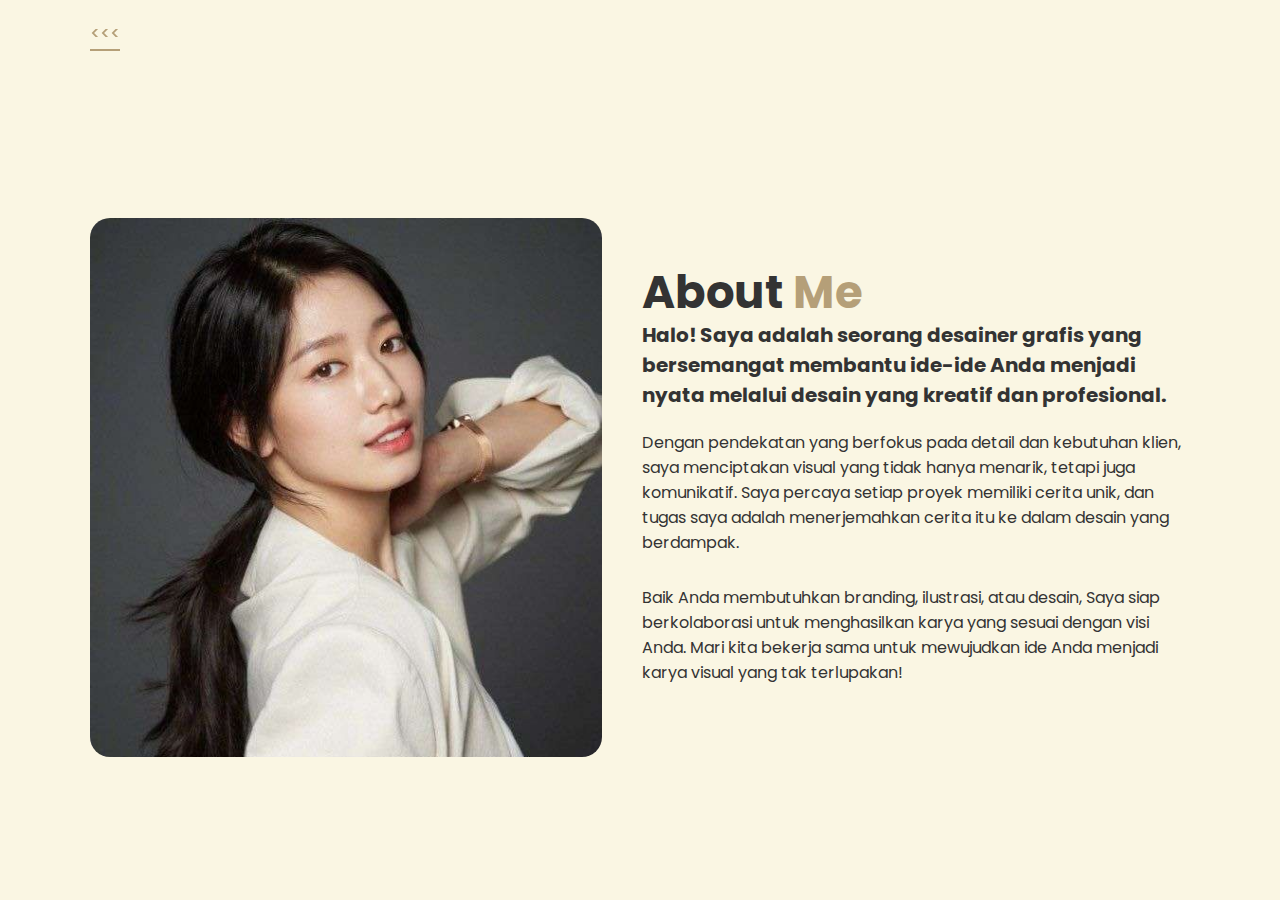
<file: about.html>
<!DOCTYPE html>
<html lang="en">

<head>
    <meta charset="UTF-8">
    <meta http-equiv="X-UA-Compatible" content="IE=edge">
    <meta name="viewport" content="width=device-width, initial-scale=1.0">
    <title>About Me</title>

    <!-- css -->
    <link rel="stylesheet" href="css/style.css">
</head>

<body>
    <!-- header -->
    <header class="header">
        <nav class="navbar">
            <a href="index.html" class="active"><<<</a>
        </nav>

        <div class="bx bx-moon" id="darkMode-icon"></div>

        <div class="bx bx-menu" id="menu-icon"></div>
    </header>

    <section class="about" id="about">
        <div class="about-img">
            <img src="images/about.jpeg" alt="">
        </div>

        <div class="about-content">
            <h2 class="heading">About <span>Me</span></h2>
            <h3>
                Halo! Saya adalah seorang desainer grafis yang bersemangat membantu ide-ide Anda menjadi nyata 
                melalui desain yang kreatif dan profesional.
            </h3>
            <p>
                Dengan pendekatan yang berfokus pada detail dan kebutuhan klien, 
                saya menciptakan visual yang tidak hanya menarik, tetapi juga komunikatif.
                Saya percaya setiap proyek memiliki cerita unik, 
                dan tugas saya adalah menerjemahkan cerita itu ke dalam desain yang berdampak. 
            </p>
            <p>
                Baik Anda membutuhkan branding, ilustrasi, atau desain, 
                Saya siap berkolaborasi untuk menghasilkan karya yang sesuai dengan visi Anda.
                Mari kita bekerja sama untuk mewujudkan ide Anda menjadi karya visual yang tak terlupakan!
            </p>
        </div>
    </section>

</body>
</html>
</file>
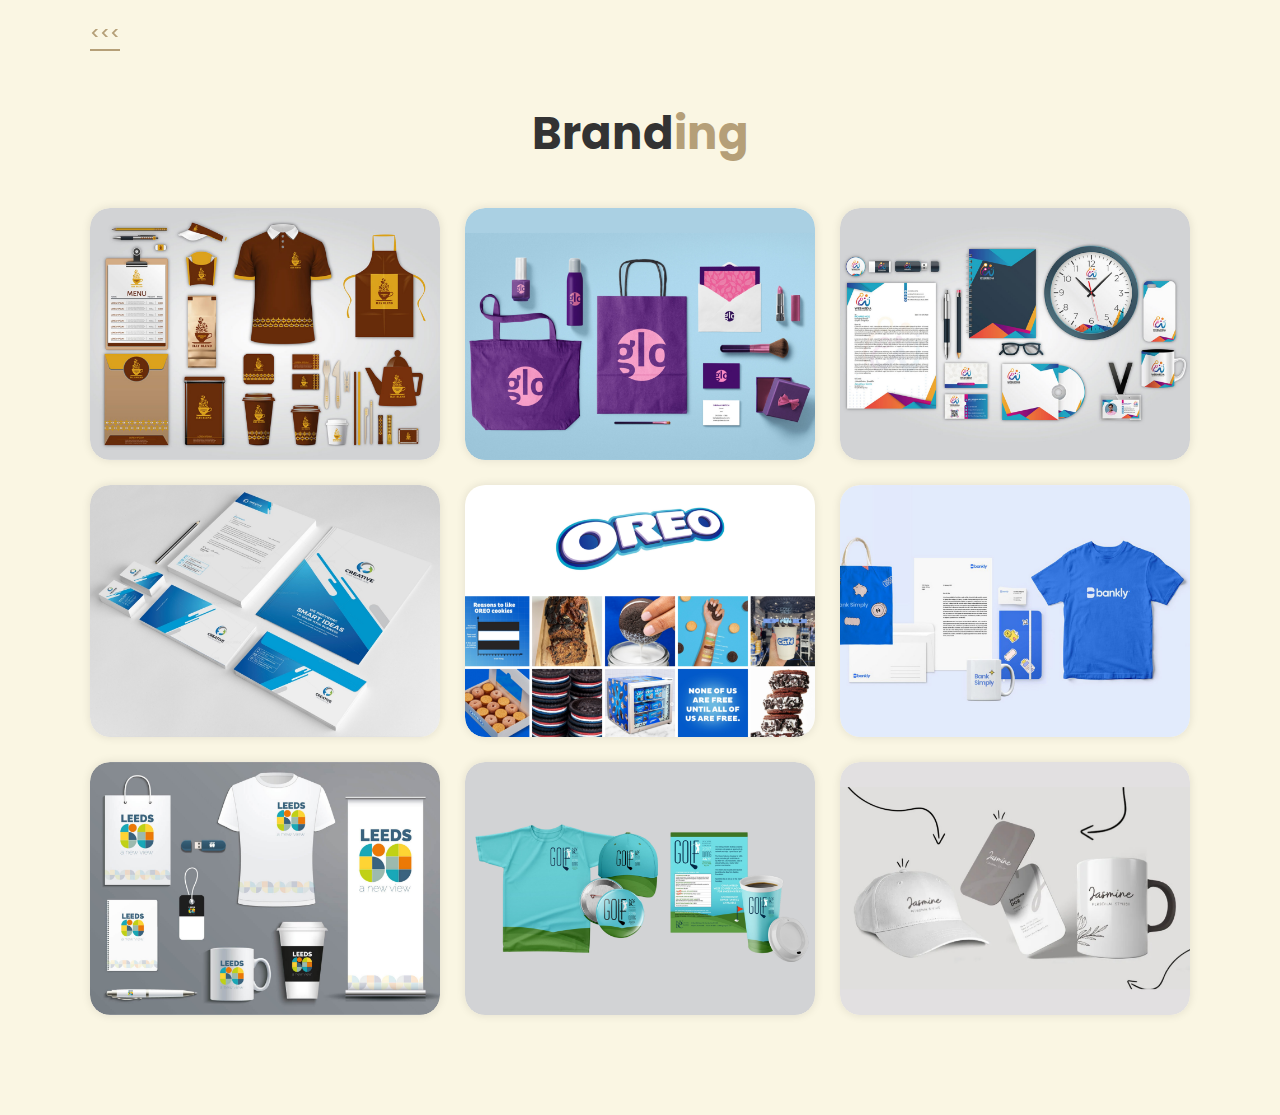
<file: portfolio1.html>
<!DOCTYPE html>
<html lang="en">

<head>
    <meta charset="UTF-8">
    <meta http-equiv="X-UA-Compatible" content="IE=edge">
    <meta name="viewport" content="width=device-width, initial-scale=1.0">
    <title>Branding</title>

    <!-- css -->
    <link rel="stylesheet" href="css/style.css">
</head>

<body>
    <!-- header -->
    <header class="header">
        <nav class="navbar">
            <a href="index.html" class="active"><<<</a>
        </nav>

        <div class="bx bx-moon" id="darkMode-icon"></div>

        <div class="bx bx-menu" id="menu-icon"></div>
    </header>
    
    <section class="portfolio" id="portfolio">
        <h2 class="heading">Brand<span>ing</span></h2>

        <div class="portfolio-container">
            <div class="portfolio-box">
                <img src="images/branding1.jpg" alt="">
            </div>

            <div class="portfolio-box">
                <img src="images/branding2.jpg" alt="">
            </div>

            <div class="portfolio-box">
                <img src="images/branding3.jpg" alt="">
            </div>

            <div class="portfolio-box">
                <img src="images/branding4.jpg" alt="">
            </div>

            <div class="portfolio-box">
                <img src="images/branding5.jpg" alt="">
            </div>

            <div class="portfolio-box">
                <img src="images/branding6.jpg" alt="">
            </div>

            <div class="portfolio-box">
                <img src="images/branding7.jpg" alt="">
            </div>

            <div class="portfolio-box">
                <img src="images/branding8.jpg" alt="">
            </div>

            <div class="portfolio-box">
                <img src="images/branding9.jpg" alt="">
            </div>

        </div>
    </section>

</body>
</html>
</file>
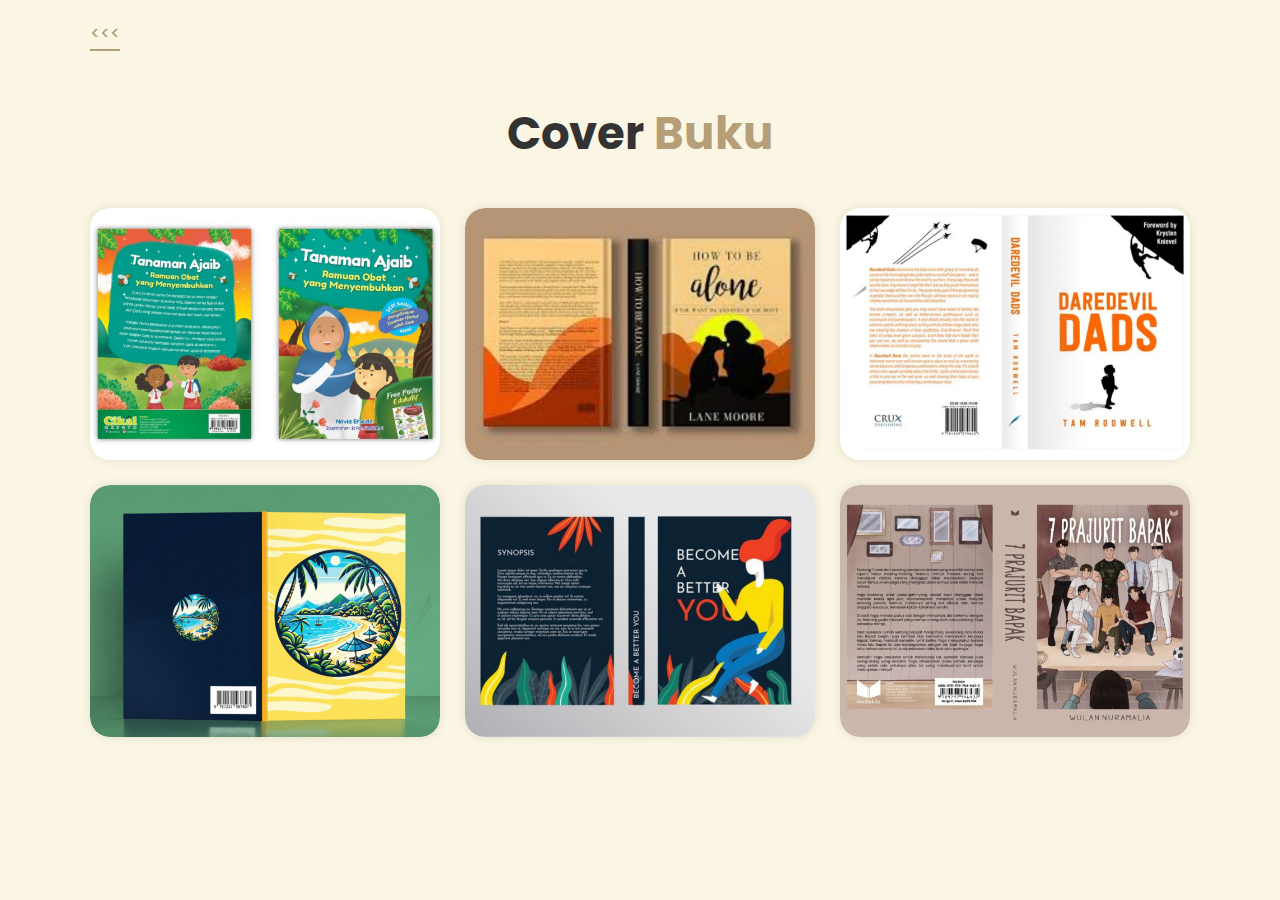
<file: portfolio2.html>
<!DOCTYPE html>
<html lang="en">

<head>
    <meta charset="UTF-8">
    <meta http-equiv="X-UA-Compatible" content="IE=edge">
    <meta name="viewport" content="width=device-width, initial-scale=1.0">
    <title>Cover Buku</title>

    <!-- css -->
    <link rel="stylesheet" href="css/style.css">
</head>

<body>
    <!-- header -->
    <header class="header">
        <nav class="navbar">
            <a href="index.html" class="active"><<<</a>
        </nav>

        <div class="bx bx-moon" id="darkMode-icon"></div>

        <div class="bx bx-menu" id="menu-icon"></div>
    </header>
    
    <section class="portfolio" id="portfolio">
        <h2 class="heading">Cover <span>Buku</span></h2>

        <div class="portfolio-container">
            <div class="portfolio-box">
                <img src="images/coverbuku1.jpg" alt="">
            </div>

            <div class="portfolio-box">
                <img src="images/coverbuku2.jpg" alt="">
            </div>

            <div class="portfolio-box">
                <img src="images/coverbuku3.jpg" alt="">
            </div>

            <div class="portfolio-box">
                <img src="images/coverbuku4.jpg" alt="">
            </div>

            <div class="portfolio-box">
                <img src="images/coverbuku5.jpg" alt="">
            </div>

            <div class="portfolio-box">
                <img src="images/coverbuku6.jpg" alt="">
            </div>

        </div>
    </section>

</body>
</html>
</file>
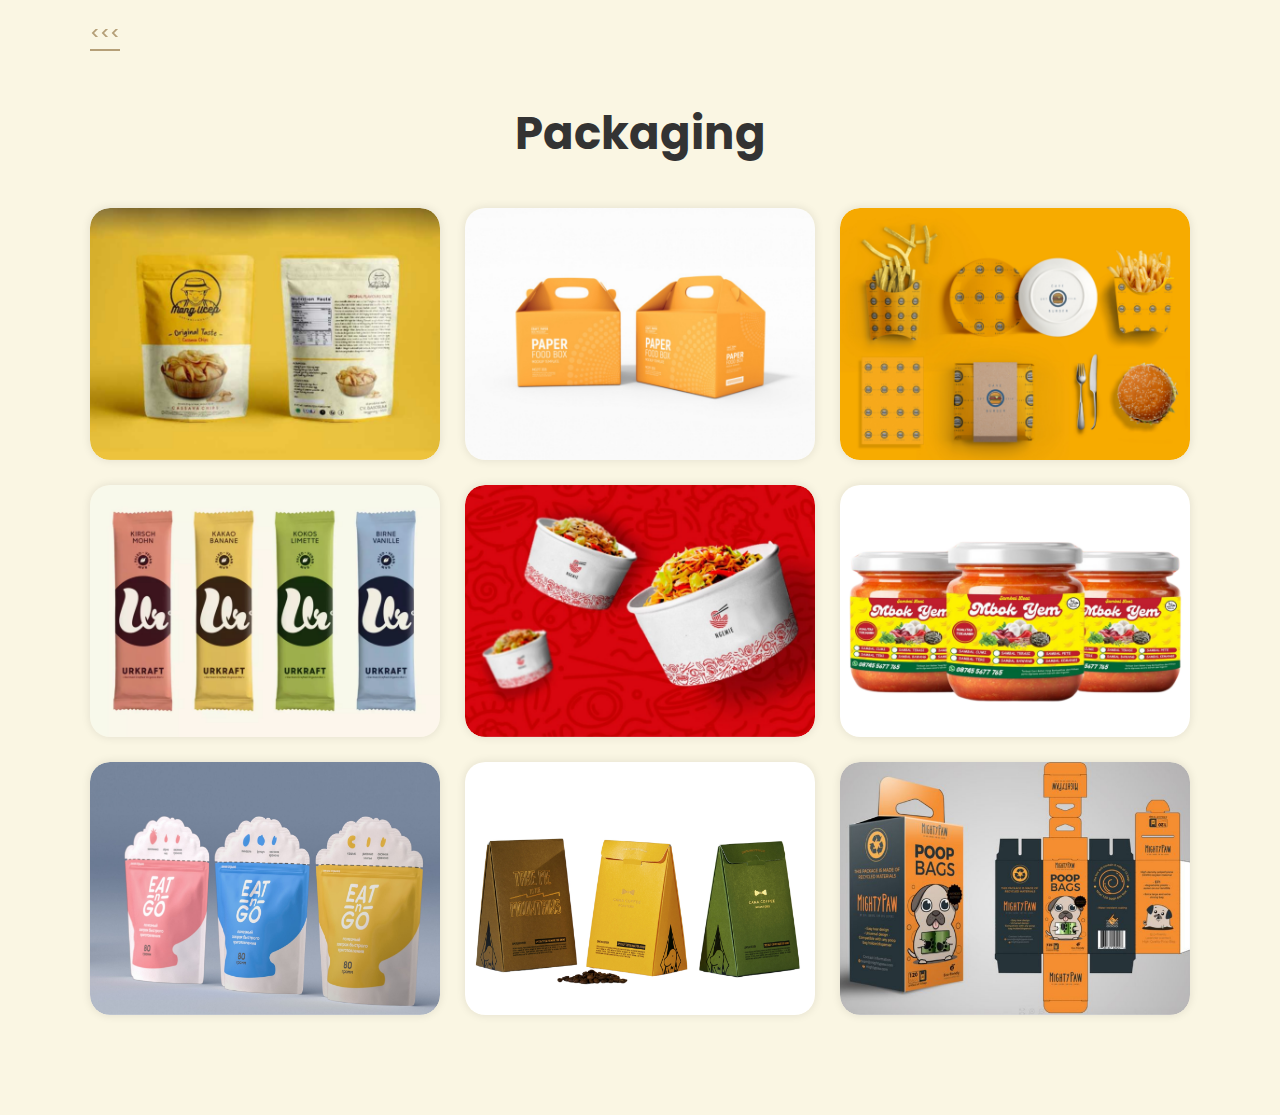
<file: portfolio3.html>
<!DOCTYPE html>
<html lang="en">

<head>
    <meta charset="UTF-8">
    <meta http-equiv="X-UA-Compatible" content="IE=edge">
    <meta name="viewport" content="width=device-width, initial-scale=1.0">
    <title>Packaging</title>

    <!-- css -->
    <link rel="stylesheet" href="css/style.css">
</head>

<body>
    <!-- header -->
    <header class="header">
        <nav class="navbar">
            <a href="index.html" class="active"><<<</a>
        </nav>

        <div class="bx bx-moon" id="darkMode-icon"></div>

        <div class="bx bx-menu" id="menu-icon"></div>
    </header>
    
    <section class="portfolio" id="portfolio">
        <h2 class="heading">Packaging</h2>

        <div class="portfolio-container">
            <div class="portfolio-box">
                <img src="images/Packaging1.jpg" alt="">
            </div>

            <div class="portfolio-box">
                <img src="images/packaging2.jpg" alt="">
            </div>

            <div class="portfolio-box">
                <img src="images/packaging3.jpg" alt="">
            </div>

            <div class="portfolio-box">
                <img src="images/packaging4.jpg" alt="">
            </div>

            <div class="portfolio-box">
                <img src="images/packaging5.jpg" alt="">
            </div>

            <div class="portfolio-box">
                <img src="images/packaging6.jpg" alt="">
            </div>

            <div class="portfolio-box">
                <img src="images/packaging7.jpg" alt="">
            </div>

            <div class="portfolio-box">
                <img src="images/packaging8.jpg" alt="">
            </div>

            <div class="portfolio-box">
                <img src="images/packaging9.jpg" alt="">
            </div>
            
        </div>
    </section>

</body>
</html>
</file>
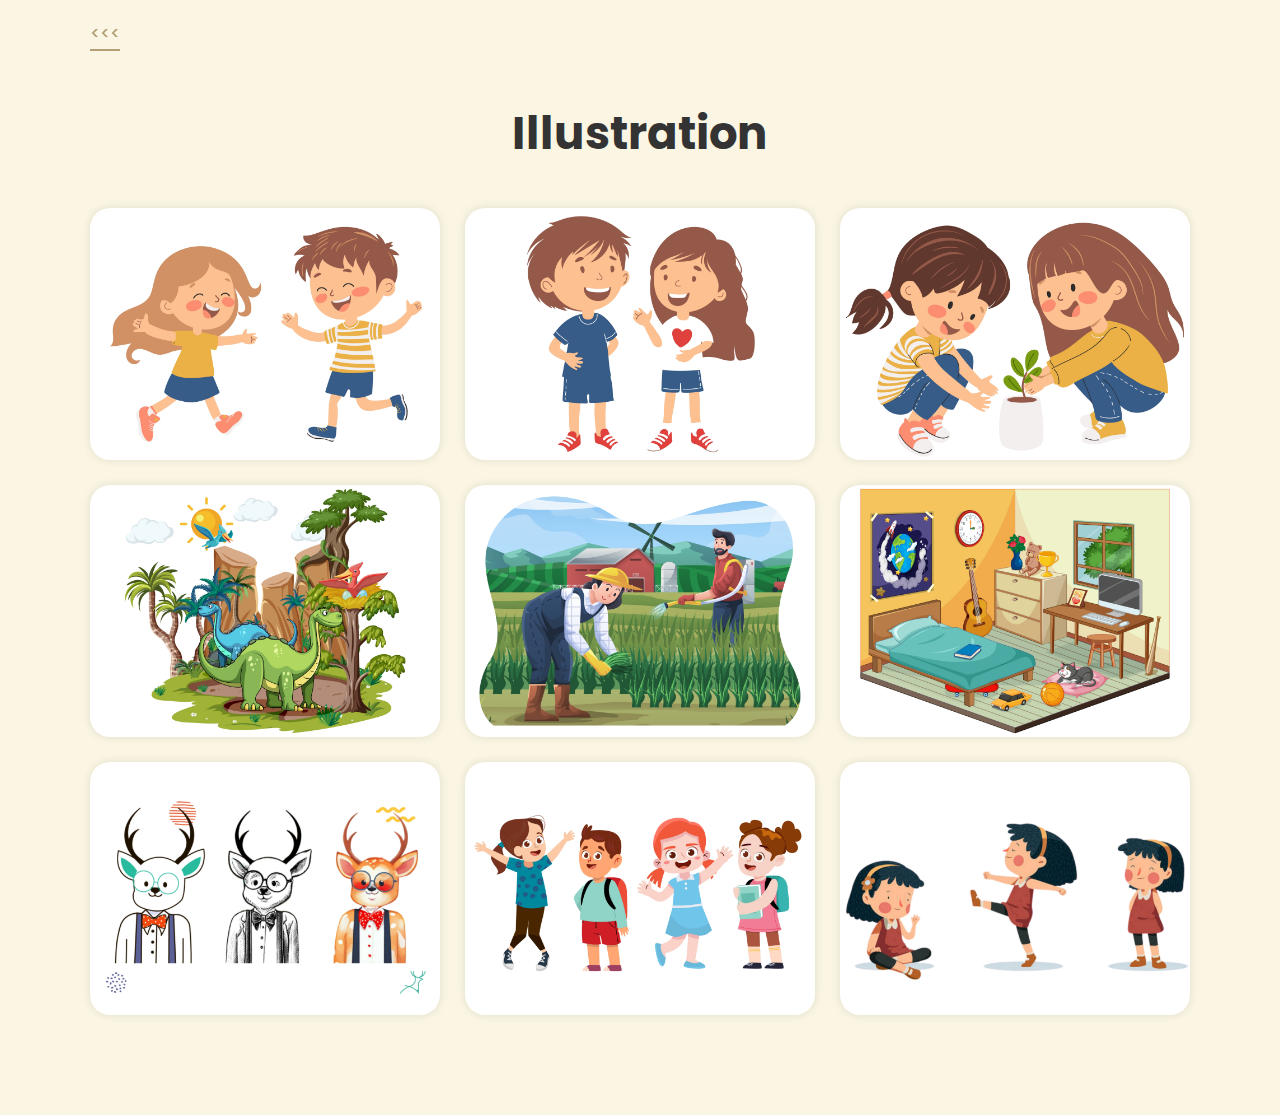
<file: portfolio4.html>
<!DOCTYPE html>
<html lang="en">

<head>
    <meta charset="UTF-8">
    <meta http-equiv="X-UA-Compatible" content="IE=edge">
    <meta name="viewport" content="width=device-width, initial-scale=1.0">
    <title>Illustration</title>

    <!-- css -->
    <link rel="stylesheet" href="css/style.css">
</head>

<body>
    <!-- header -->
    <header class="header">
        <nav class="navbar">
            <a href="index.html" class="active"><<<</a>
        </nav>

        <div class="bx bx-moon" id="darkMode-icon"></div>

        <div class="bx bx-menu" id="menu-icon"></div>
    </header>
    
    <section class="portfolio" id="portfolio">
        <h2 class="heading">Illustration</h2>

        <div class="portfolio-container">
            <div class="portfolio-box">
                <img src="images/illustration1.jpg" alt="">
            </div>

            <div class="portfolio-box">
                <img src="images/illustration2.jpg" alt="">
            </div>

            <div class="portfolio-box">
                <img src="images/illustration3.jpg" alt="">
            </div>

            <div class="portfolio-box">
                <img src="images/illustration4.jpg" alt="">
            </div>

            <div class="portfolio-box">
                <img src="images/illustration5.jpg" alt="">
            </div>

            <div class="portfolio-box">
                <img src="images/illustration6.jpg" alt="">
            </div>

            <div class="portfolio-box">
                <img src="images/illustration7.jpg" alt="">
            </div>

            <div class="portfolio-box">
                <img src="images/illustration8.jpg" alt="">
            </div>

            <div class="portfolio-box">
                <img src="images/illustration9.jpg" alt="">
            </div>
        </div>
    </section>

</body>
</html>
</file>
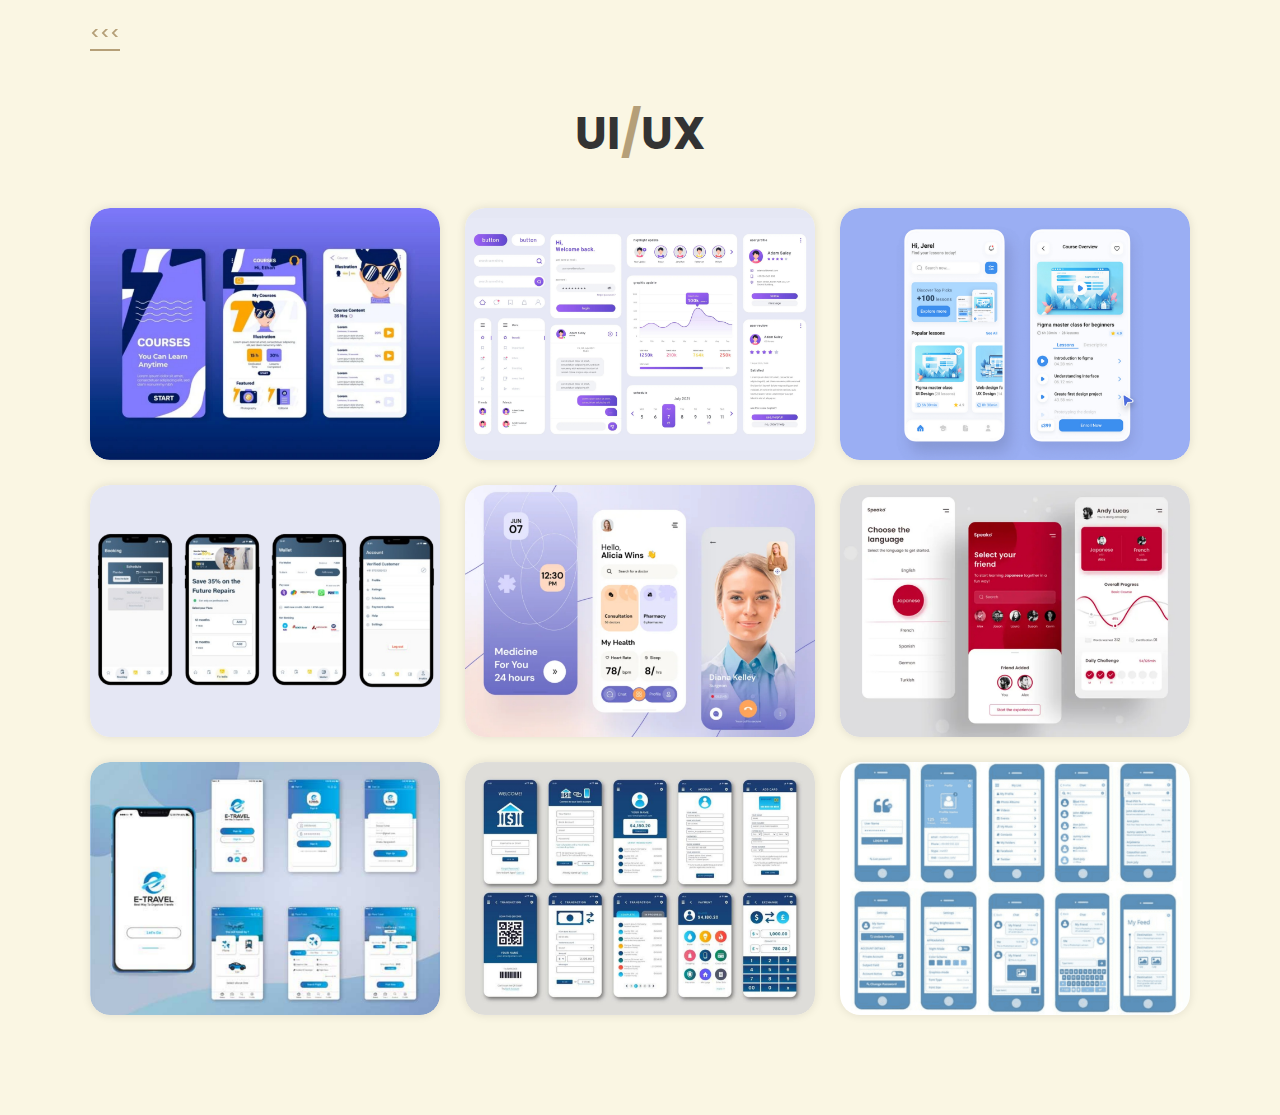
<file: portfolio6.html>
<!DOCTYPE html>
<html lang="en">

<head>
    <meta charset="UTF-8">
    <meta http-equiv="X-UA-Compatible" content="IE=edge">
    <meta name="viewport" content="width=device-width, initial-scale=1.0">
    <title>UI/UX</title>

    <!-- css -->
    <link rel="stylesheet" href="css/style.css">
</head>

<body>
    <!-- header -->
    <header class="header">
        <nav class="navbar">
            <a href="index.html" class="active"><<<</a>
        </nav>

        <div class="bx bx-moon" id="darkMode-icon"></div>

        <div class="bx bx-menu" id="menu-icon"></div>
    </header>
    
    <section class="portfolio" id="portfolio">
        <h2 class="heading">UI<span>/</span>UX</h2>

        <div class="portfolio-container">
            <div class="portfolio-box">
                <img src="images/UI_UX1.jpg" alt="">
            </div>

            <div class="portfolio-box">
                <img src="images/UI_UX2.jpg" alt="">
            </div>

            <div class="portfolio-box">
                <img src="images/UI_UX3.jpg" alt="">
            </div>

            <div class="portfolio-box">
                <img src="images/UI_UX4.jpg" alt="">
            </div>

            <div class="portfolio-box">
                <img src="images/UI_UX5.jpg" alt="">
            </div>

            <div class="portfolio-box">
                <img src="images/UI_UX6.jpg" alt="">
            </div>

            <div class="portfolio-box">
                <img src="images/UI_UX7.jpg" alt="">
            </div>

            <div class="portfolio-box">
                <img src="images/UI_UX8.jpg" alt="">
            </div>

            <div class="portfolio-box">
                <img src="images/UI_UX9.jpg" alt="">
            </div>

        </div>
    </section>

</body>
</html>
</file>
<file: css/style.css>
@import url('https://fonts.googleapis.com/css2?family=Poppins:wght@300;400;500;600;700;800;900&display=swap');

* {
    margin: 0;
    padding: 0;
    box-sizing: border-box;
    text-decoration: none;
    border: none;
    outline: none;
    scroll-behavior: smooth;
    font-family: 'Poppins', sans-serif;
}

:root {
    --bg-color: #FAF6E3;
    --text-color: #333;
    --main-color: #B59F78;
    --white-color: #fdfdfd;
    --shadow-color: rgba(0, 0, 0, .2);
}

*::selection {
    background: var(--main-color);
    color: var(--bg-color);
}

.dark-mode {
    --bg-color: #1A120B;
    --text-color: #FAF6E3;
    --shadow-color: rgba(0, 0, 0, .7);
}

html {
    font-size: 62.5%;
    overflow-x: hidden;
}

body {
    background: var(--bg-color);
    color: var(--text-color);
}

.header {
    position: fixed;
    top: 0;
    left: 0;
    width: 100%;
    padding: 2rem 7%;
    background: transparent;
    display: flex;
    align-items: center;
    z-index: 100;
    transition: .5s;
}

.header.sticky {
    background: var(--bg-color);
    box-shadow: 0 .1rem 1rem var(--shadow-color);
}

.navbar a {
    position: relative;
    font-size: 1.7rem;
    color: var(--main-color);
    font-weight: 500;
    margin-right: 3.5rem;
}

.header.sticky .navbar a {
    color: var(--text-color);
}

.header.sticky .navbar a.active {
    color: var(--main-color);
}

.navbar a.active::before {
    content: '';
    position: absolute;
    left: 0;
    bottom: -6px;
    width: 100%;
    height: .2rem;
    background: var(--main-color);
}

.header.sticky .navbar a::before {
    background: var(--main-color);
    opacity: .7;
}

#darkMode-icon {
    font-size: 2.4rem;
    color: var(--main-color);
    cursor: pointer;
}

.header.sticky #darkMode-icon {
    color: var(--text-color);
    opacity: .9;
}

#menu-icon {
    font-size: 3.6rem;
    color: var(--text-color);
    display: none;
}

section {
    min-height: 100vh;
    padding: 10rem 7% 2rem;
}

.home {
    display: flex;
    align-items: center;
}

.home .home-content {
    max-width: 44rem;
}

.home-content h3 {
    font-size: 3.2rem;
    font-weight: 700;
    line-height: .3;
}

.home-content h1 {
    font-size: 5.6rem;
    font-weight: 700;
    margin-bottom: .3rem;
}

.home-content p {
    font-size: 1.6rem;
}

.home-content .social-media a {
    display: inline-flex;
    justify-content: center;
    align-items: center;
    width: 4rem;
    height: 4rem;
    background: transparent;
    border: .2rem solid var(--main-color);
    border-radius: 50%;
    box-shadow: 0 .2rem .5rem var(--shadow-color);
    font-size: 2rem;
    color: var(--main-color);
    margin: 2.5rem 1.5rem 3rem 0;
    transition: .5s ease;
}

.home-content .social-media a:hover {
    background: var(--main-color);
    color: var(--white-color);
}

.btn {
    display: inline-block;
    padding: 1.2rem 2.8rem;
    background: var(--main-color);
    border-radius: .6rem;
    box-shadow: 0 .2rem .5rem var(--shadow-color);
    font-size: 1.6rem;
    color: var(--white-color);
    letter-spacing: .1rem;
    font-weight: 600;
    border: .2rem solid transparent;
    transition: .5s ease;
}

.btn:hover {
    background: transparent;
    color: var(--main-color);
    border-color: var(--main-color);
}

.home-img img {
    position: absolute;
    bottom: 0;
    right: 40px;
    pointer-events: none;
    max-width: 480px;
    max-height: 100vh;
}

span {
    color: var(--main-color);
}

.about {
    display: flex;
    justify-content: center;
    align-items: center;
    gap: 4rem;
}

.about-img img {
    width: 40vw;
}

.heading {
    font-size: 4.5rem;
    text-align: center;
}

.about-content h2 {
    text-align: left;
    line-height: 1.2;
}

.about-content h3 {
    font-size: 2rem;
}

.about-content p {
    font-size: 1.6rem;
    margin: 2rem 0 3rem;
}

.services {
    min-height: auto;
    padding-bottom: 10rem;
}

.services h2 {
    margin-bottom: 5rem;
}

.services .services-container {
    display: flex;
    justify-content: center;
    align-items: center;
    flex-wrap: wrap;
    gap: 2rem;
}

.services-container .services-box {
    flex: 1 1 30rem;
    background: var(--bg-color);
    padding: 3rem 2rem 4rem;
    border-radius: 2rem;
    box-shadow: 0 .1rem .5rem var(--shadow-color);
    text-align: center;
    border-top: .6rem solid var(--main-color);
    border-bottom: .6rem solid var(--main-color);
    transition: .5s ease;
}

.services-container .services-box:hover {
    box-shadow: 0 .1rem 2rem var(--shadow-color);
    transform: scale(1.02);
}

.services-box i {
    font-size: 7rem;
    color: var(--main-color);
}

.services-box h3 {
    font-size: 2.6rem;
    transition: .5s ease;
}

.services-box:hover h3 {
    color: var(--main-color);
}

.services-box p {
    font-size: 1.6rem;
    margin: 1rem 0 3rem;
}

.portfolio {
    min-height: auto;
    padding-bottom: 10rem;
}

.portfolio h2 {
    margin-bottom: 4rem;
}

.portfolio .portfolio-container {
    display: grid;
    grid-template-columns: repeat(3, 1fr);
    align-items: center;
    gap: 2.5rem;
}

.portfolio-container .portfolio-box {
    position: relative;
    display: flex;
    border-radius: 2rem;
    box-shadow: 0 0 1rem rgba(0, 0, 0, .1);
    overflow: hidden;
}

.portfolio-box img {
    width: 100%;
    transition: .5s ease;
}

.portfolio-box:hover img {
    transform: scale(1.1);
}

.portfolio-box .portfolio-layer {
    position: absolute;
    bottom: 0;
    left: 0;
    width: 100%;
    height: 100%;
    background: linear-gradient(rgba(0, 0, 0, .1), var(--main-color));
    color: var(--white-color);
    display: flex;
    justify-content: center;
    align-items: center;
    flex-direction: column;
    text-align: center;
    padding: 0 4rem;
    opacity: 0;
    transition: .5s ease;
}

.portfolio-box:hover .portfolio-layer {
    opacity: 1;
}

.portfolio-layer h4 {
    font-size: 3rem;
}

.portfolio-layer p {
    font-size: 1.6rem;
    margin: .3rem 0 1rem;
}

.portfolio-layer a {
    display: inline-flex;
    justify-content: center;
    align-items: center;
    width: 5rem;
    height: 5rem;
    background: var(--white-color);
    border-radius: 50%;
}

.portfolio-layer a i {
    font-size: 2rem;
    color: #333;
}

.testimonial-container {
    display: flex;
    align-items: center;
    flex-direction: column;
    width: 100%;
    padding: 5rem 1rem;
}

.testimonial-container .testimonial-wrapper {
    position: relative;
    max-width: 90rem;
    width: 100%;
    padding: 5rem;
}

.testimonial-wrapper .testimonial-box {
    padding: 1rem;
    border-radius: 2rem;
    overflow: hidden;
}

.testimonial-content .testimonial-slide {
    display: flex;
    align-items: center;
    flex-direction: column;
    background: var(--bg-color);
    border-radius: 2rem;
    box-shadow: 0 .1rem .5rem var(--shadow-color);
    padding: 3rem 5rem;
    border-top: .8rem solid var(--main-color);
    border-bottom: .8rem solid var(--main-color);
}

.testimonial-slide img {
    width: 14rem;
    height: 14rem;
    object-fit: cover;
    border-radius: 50%;
    border: .5rem solid var(--bg-color);
    outline: .5rem solid var(--main-color);
}

.testimonial-slide h3 {
    font-size: 2.5rem;
    margin: 2rem 0;
}

.testimonial-slide p {
    font-size: 1.4rem;
    text-align: center;
}

.testimonial-box .swiper-button-next,
.testimonial-box .swiper-button-prev {
    color: var(--main-color);
}

.testimonial-box .swiper-button-next {
    right: 0;
}

.testimonial-box .swiper-button-prev {
    left: 0;
}

.testimonial-box .swiper-pagination-bullet {
    background: rgba(0, 0, 0, .8);
}

.testimonial-box .swiper-pagination-bullet-active {
    background: var(--main-color);
}

.contact {
    min-height: auto;
    padding-bottom: 7rem;
}

.contact h2 {
    margin-bottom: 3rem;
}

.contact form {
    max-width: 70rem;
    margin: 1rem auto;
    text-align: center;
    margin-bottom: 3rem;
}

.contact form .input-box {
    display: flex;
    justify-content: space-between;
    flex-wrap: wrap;
}

.contact form .input-box input,
.contact form textarea {
    width: 100%;
    padding: 1.5rem;
    font-size: 1.6rem;
    color: var(--text-color);
    background: var(--bg-color);
    border-radius: .8rem;
    margin: .7rem 0;
    box-shadow: 0 .1rem .5rem var(--shadow-color);
}

.contact form .input-box input {
    width: 49%;
}

.contact form textarea {
    resize: none;
}

.contact form .btn {
    margin-top: 2rem;
    cursor: pointer;
}

.footer {
    display: flex;
    justify-content: space-between;
    align-items: center;
    flex-wrap: wrap;
    padding: 2rem 7%;
    background: var(--main-color);
}

.footer-text p {
    font-size: 1.6rem;
    color: var(--white-color);
}

.footer-iconTop a {
    display: inline-flex;
    justify-content: center;
    align-items: center;
    padding: .8rem;
    background: var(--white-color);
    border-radius: .8rem;
    border: .2rem solid var(--main-color);
    outline: .2rem solid transparent;
    transition: .5s ease;
}

.footer-iconTop a:hover {
    outline-color: var(--white-color);
}

.footer-iconTop a i {
    font-size: 2.4rem;
    color: #333;
}


/* BREAKPOINTS */
@media (max-width: 1200px) {
    html {
        font-size: 55%;
    }

    .home-img img {
        right: 0;
    }
}

@media (max-width: 1100px) {
    .home-img img {
        max-width: 420px;
    }
}

@media (max-width: 1024px) {
    .header {
        padding: 2rem 3%;
    }

    section {
        padding: 10rem 3% 2rem;
    }

    .home-img img {
        max-width: 400px;
    }
}

@media (max-width: 991px) {

    .navbar a:nth-child(1) {
        color: var(--main-color);
    }

    .navbar a.active::before {
        background: var(--main-color);
        opacity: .7;
    }

    .home .home-content {
        max-width: 50rem;
    }

    .home-img img {
        display: none;
    }

    .footer {
        padding: 2rem 3%;
    }
}

@media (max-width: 896px) {
    .navbar a:nth-child(2) {
        color: var(--main-color);
    }
}

@media (max-width: 879px) {
    .portfolio .portfolio-container {
        grid-template-columns: repeat(2, 1fr);
    }
}

@media (max-width: 780px) {
    .navbar a:nth-child(2) {
        color: var(--white-color);
    }
}

@media (max-width: 768px) {
    #menu-icon {
        display: block;
    }

    #darkMode-icon {
        position: absolute;
        right: 7rem;
        font-size: 2.6rem;
        color: var(--text-color);
        margin-bottom: .1rem;
    }

    .navbar {
        position: absolute;
        top: 100%;
        left: 0;
        width: 100%;
        padding: 1rem 3%;
        background: var(--bg-color);
        border-top: .1rem solid rgba(0, 0, 0, .2);
        box-shadow: 0 .5rem 1rem rgba(0, 0, 0, .1);
        display: none;
    }

    .navbar.active {
        display: block;
    }

    .navbar a {
        display: block;
        font-size: 2rem;
        margin: 3rem 0;
        color: var(--text-color);
    }

    .navbar a:nth-child(1),
    .navbar a:nth-child(2) {
        color: var(--text-color);
    }

    .navbar a.active {
        color: var(--main-color);
    }

    .navbar a::before {
        display: none;
    }

    .home {
        padding: 0 3% 23rem;
        justify-content: center;
        text-align: center;
    }

    .home-content h3 {
        font-size: 2.6rem;
    }

    .home-content h1 {
        font-size: 5rem;
    }

    .home-content .social-media a {
        margin: 2.5rem .75rem 3rem;
    }

    .about {
        flex-direction: column-reverse;
        text-align: center;
    }

    .about-content h2 {
        text-align: center;
    }

    .about-img img {
        width: 70vw;
        margin-top: -2rem;
    }

    .testimonial-container .testimonial-wrapper {
        padding: 5rem 0;
    }

    .testimonial-content .testimonial-slide {
        padding: 3rem 2rem;
    }

    .testimonial-box .swiper-button-next,
    .testimonial-box .swiper-button-prev {
        display: none;
    }
}

@media (max-width: 580px) {
    .portfolio .portfolio-container {
        grid-template-columns: 1fr;
    }
}

@media (max-width: 450px) {
    html {
        font-size: 50%;
    }

    #darkMode-icon {
        right: 6rem;
    }

    .contact form .input-box input {
        width: 100%;
    }

    .footer {
        flex-direction: column-reverse;
    }

    .footer p {
        text-align: center;
        margin-top: 2rem;
    }
}

@media (max-width: 365px) {
    .about-img img {
        width: 90vw;
    }
}

@media (max-width: 315px) {
    .home-content h1 {
        font-size: 4.5rem;
    }
}
img {
    border-radius: 20px;
}
</file>
